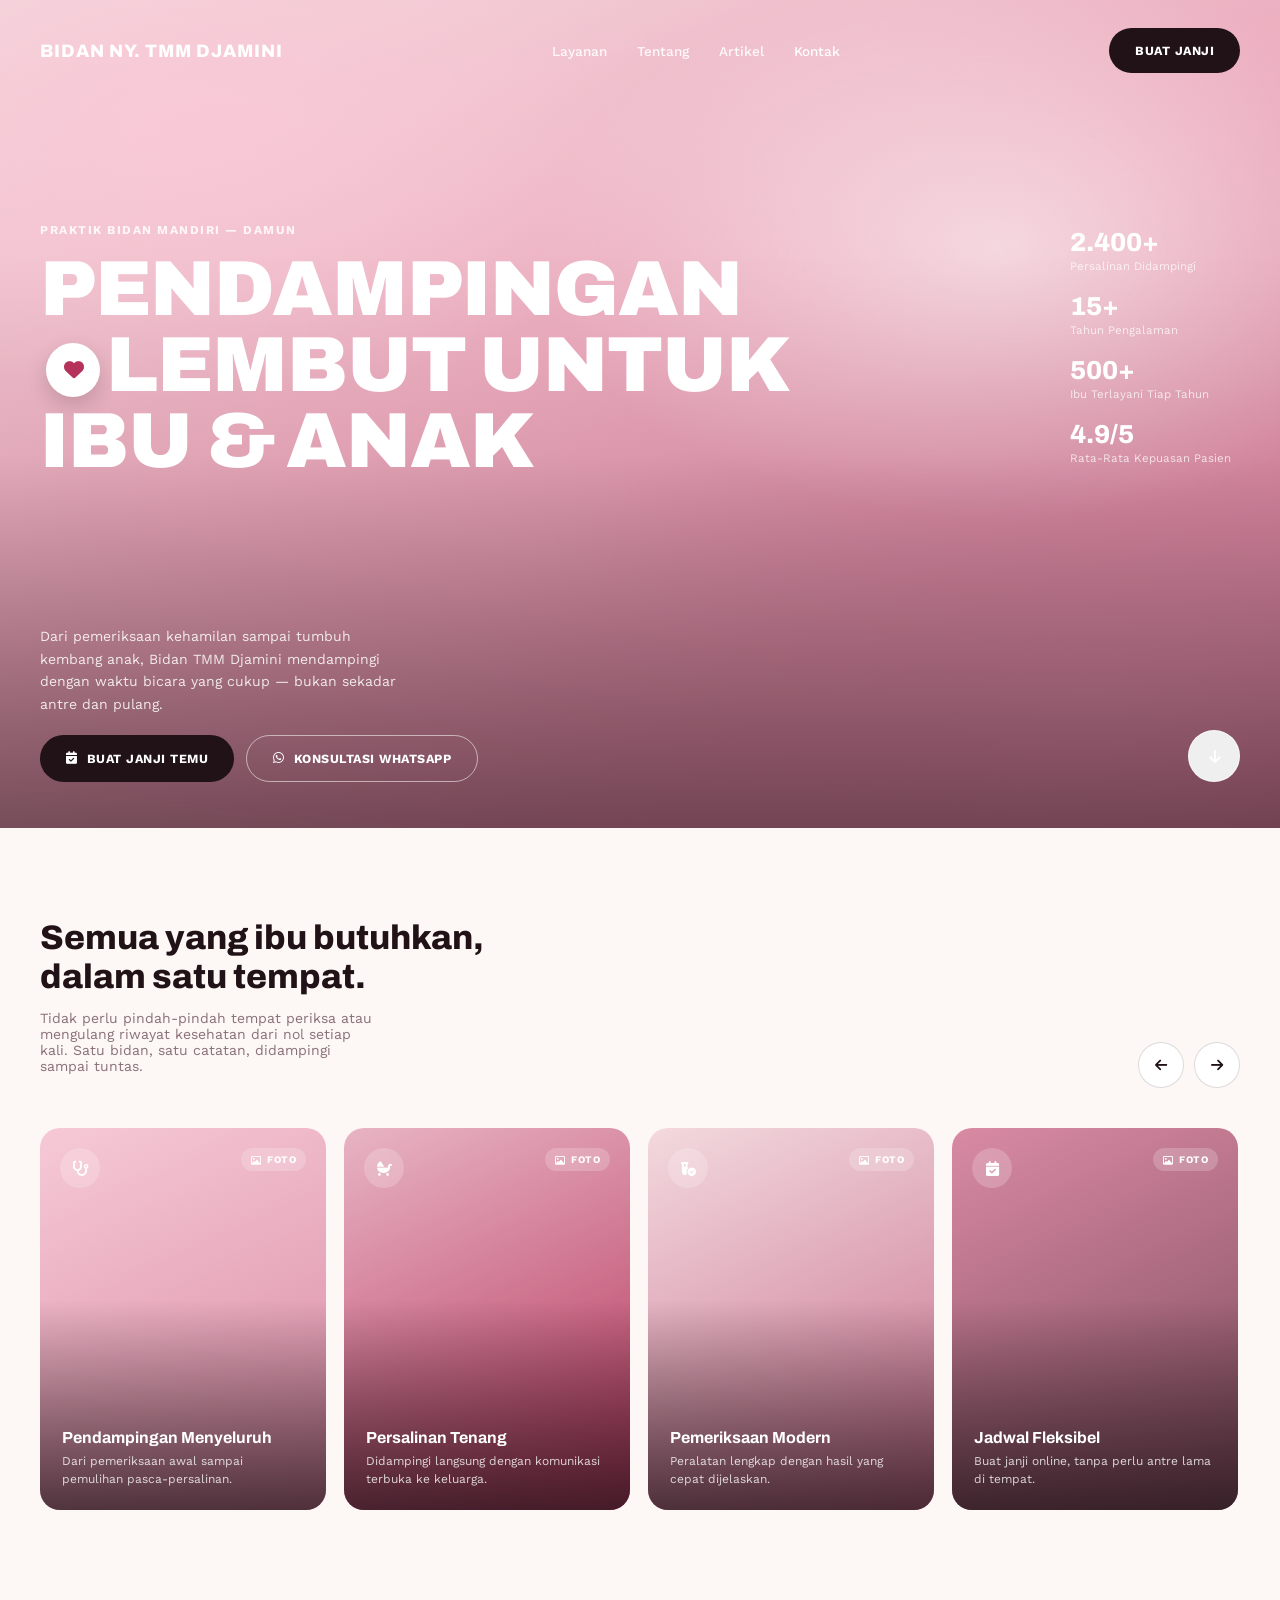
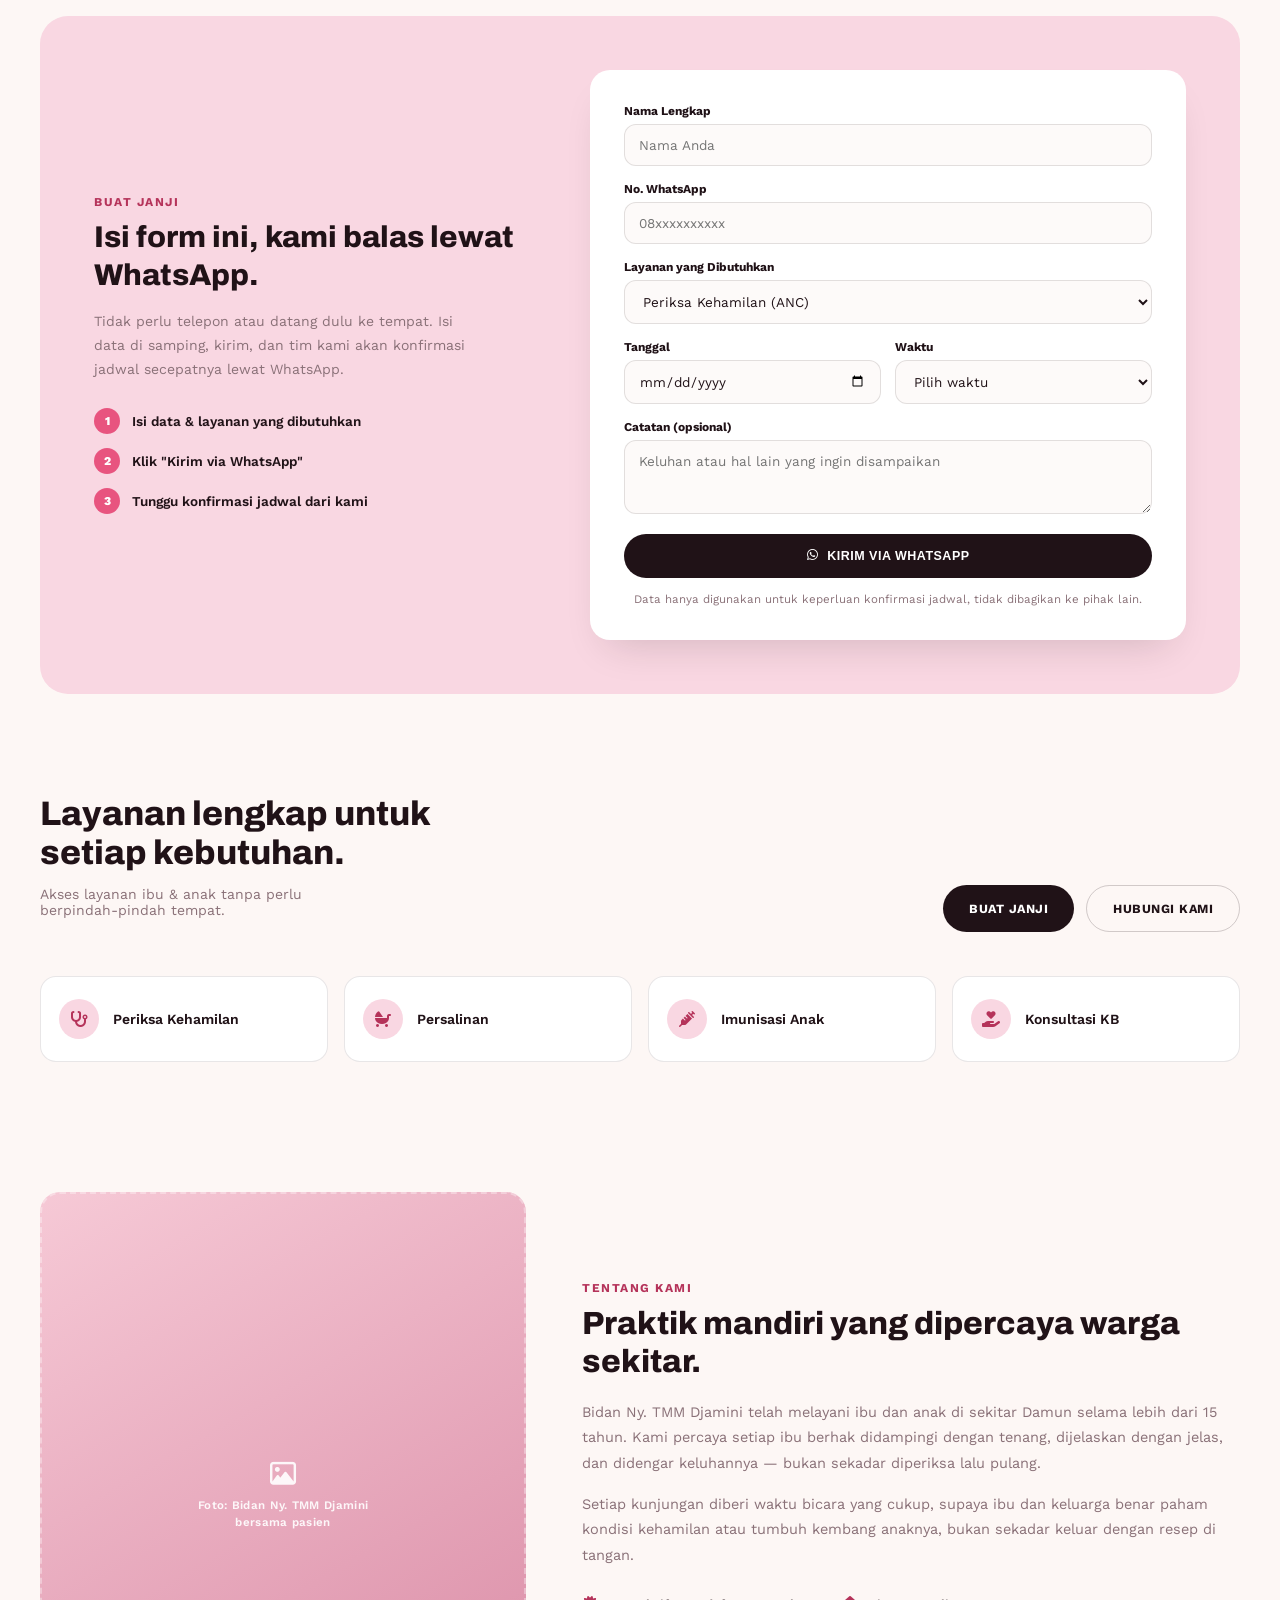
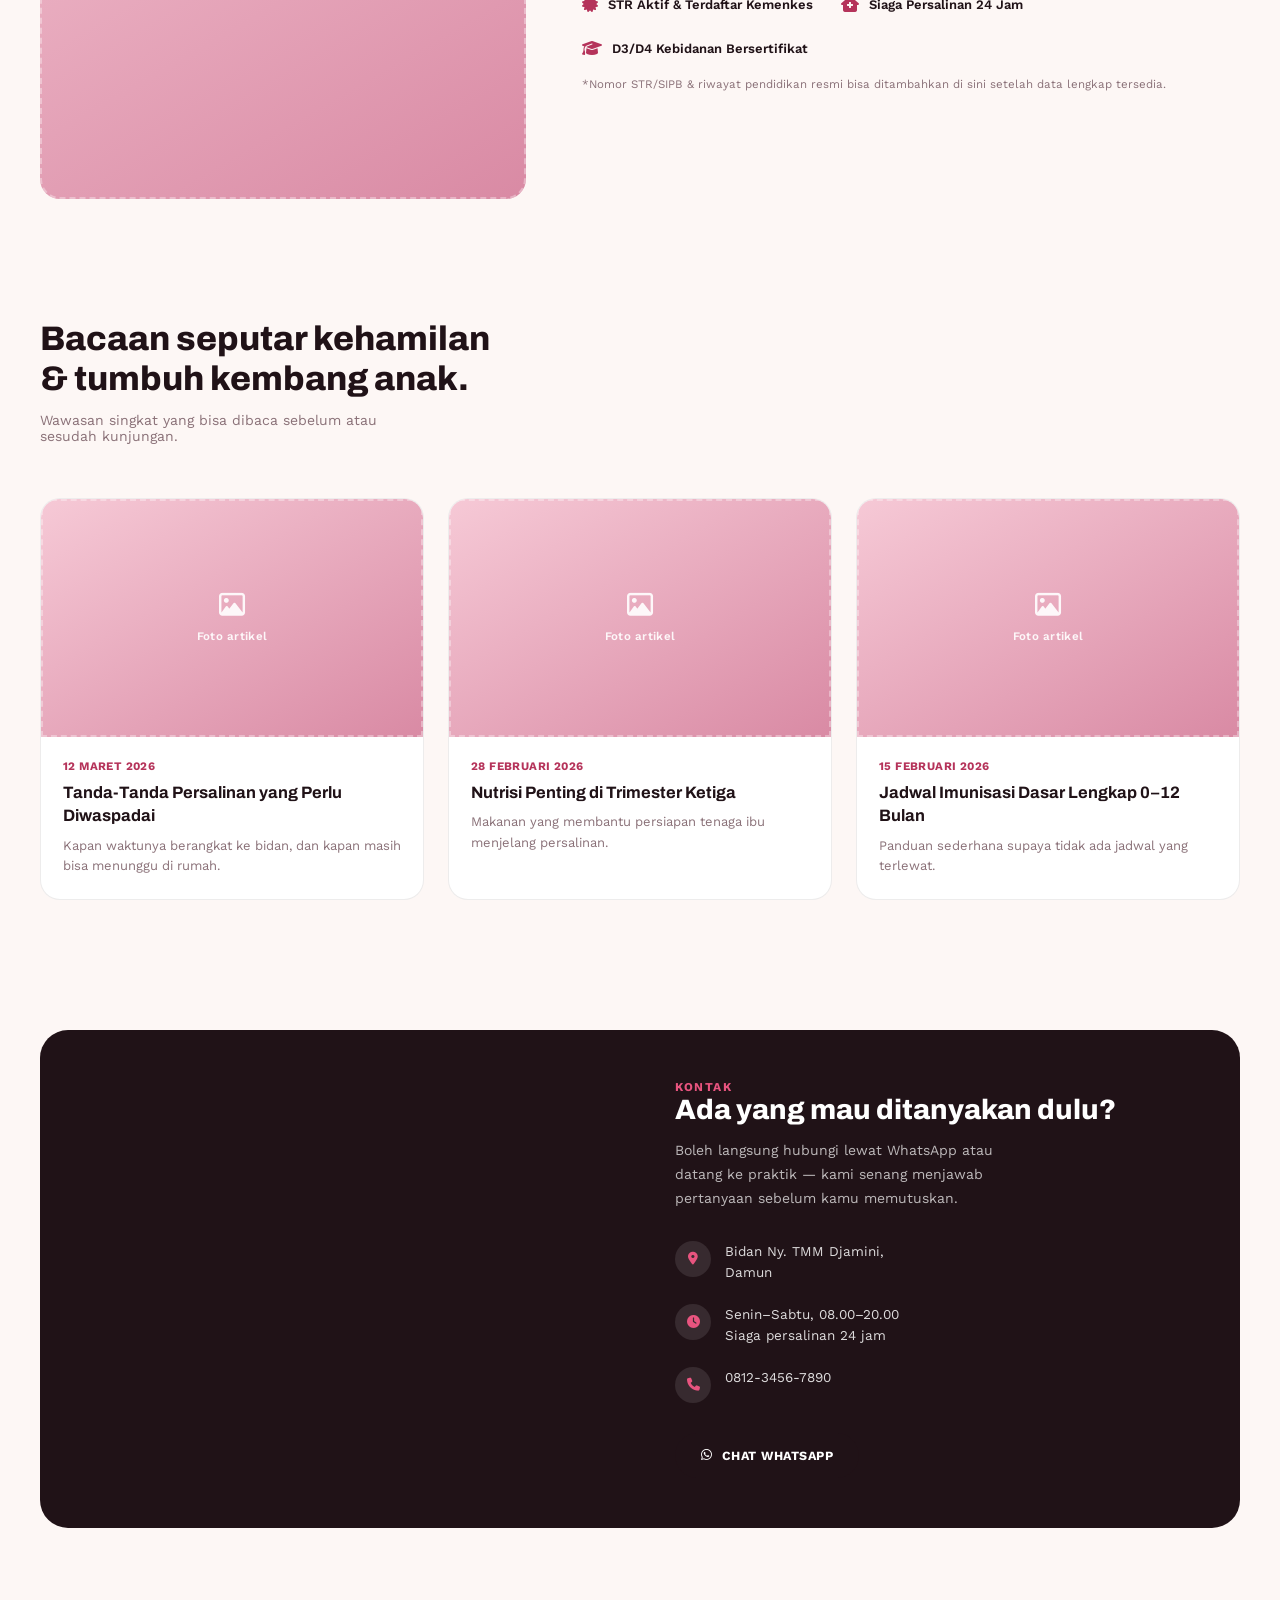
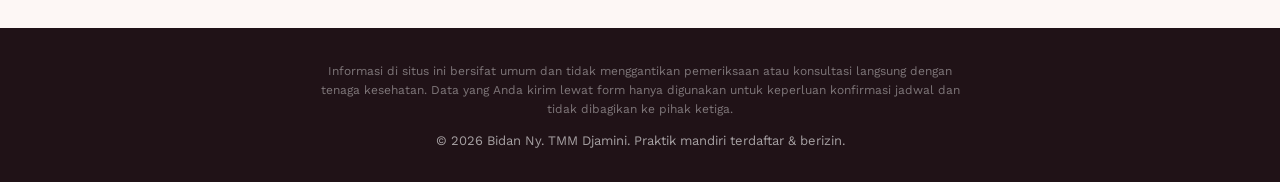
<file: index.html>
<!doctype html>
<html lang="id">
  <head>
    <meta charset="UTF-8" />
    <meta name="viewport" content="width=device-width, initial-scale=1.0" />
    <title>Bidan Ny. TMM Djamini — Pendampingan Ibu &amp; Anak</title>
    <link
      rel="icon"
      href="data:image/svg+xml,%3Csvg xmlns='http://www.w3.org/2000/svg' viewBox='0 0 40 40'%3E%3Ccircle cx='20' cy='20' r='19' fill='%23ec4899'/%3E%3Cpath d='M13 22c0-5 3-9 7-9s7 4 7 9-3 7-7 7-7-2-7-7z' fill='%23fff'/%3E%3Ccircle cx='20' cy='15' r='3.2' fill='%23fff'/%3E%3C/svg%3E"
    />
    <meta
      name="description"
      content="Bidan Ny. TMM Djamini — praktik bidan mandiri di Damun. Melayani pemeriksaan kehamilan (ANC), pendampingan persalinan, imunisasi anak, konsultasi KB, dan pijat bayi & nifas. Buat janji lewat WhatsApp."
    />
    <meta property="og:title" content="Bidan Ny. TMM Djamini — Pendampingan Ibu & Anak" />
    <meta
      property="og:description"
      content="Praktik Woii bidan mandiri di Damun. Pemeriksaan kehamilan, persalinan, imunisasi, KB, dan pijat bayi — didampingi dengan tenang."
    />
    <meta property="og:type" content="website" />
    <link rel="preconnect" href="https://fonts.googleapis.com" />
    <link rel="preconnect" href="https://fonts.gstatic.com" crossorigin />
    <link
      rel="stylesheet"
      href="https://fonts.googleapis.com/css2?family=Archivo:wght@500;700;800;900&family=Work+Sans:wght@400;500;600;700&display=swap"
    />
    <link
      rel="stylesheet"
      href="https://cdnjs.cloudflare.com/ajax/libs/font-awesome/6.5.1/css/all.min.css"
    />
    <link rel="stylesheet" href="style.css" />
  </head>
  <body>
    <!-- ===== HERO ===== -->
    <section class="hero">
      <div class="hero-bg"></div>

      <nav class="hero-nav">
        <div class="hero-logo">Bidan Ny. TMM Djamini</div>
        <div class="hero-nav-links" id="hero-nav-links">
          <a href="#layanan">Layanan</a>
          <a href="#tentang">Tentang</a>
          <a href="#artikel">Artikel</a>
          <a href="#kontak">Kontak</a>
        </div>
        <a href="#booking" class="btn btn-dark">Buat Janji</a>
        <button class="hero-menu-btn" id="hero-menu-btn" aria-label="Buka Menu">
          <i class="fa-solid fa-bars"></i>
        </button>
      </nav>

      <div class="mobile-nav-overlay" id="mobile-nav-overlay">
        <button class="mobile-nav-close" id="mobile-nav-close" aria-label="Tutup Menu">
          <i class="fa-solid fa-xmark"></i>
        </button>
        <a href="#layanan">Layanan</a>
        <a href="#tentang">Tentang</a>
        <a href="#artikel">Artikel</a>
        <a href="#kontak">Kontak</a>
        <a href="#booking" class="btn btn-dark" style="margin-top: 10px">Buat Janji</a>
      </div>

      <div class="hero-main">
        <div class="hero-grid">
          <div>
            <div class="eyebrow hero-eyebrow">Praktik Bidan Mandiri &mdash; Damun</div>
            <h1 class="hero-title">
              Pendampingan<br />
              <span class="hero-accent-photo"><i class="fa-solid fa-heart"></i></span>Lembut untuk<br />
              Ibu &amp; Anak
            </h1>
          </div>
          <div class="hero-stats" id="hero-stats">
            <div>
              <div class="hero-stat-num" data-count="2400" data-suffix="+">0</div>
              <div class="hero-stat-label">Persalinan Didampingi</div>
            </div>
            <div>
              <div class="hero-stat-num" data-count="15" data-suffix="+">0</div>
              <div class="hero-stat-label">Tahun Pengalaman</div>
            </div>
            <div>
              <div class="hero-stat-num" data-count="500" data-suffix="+">0</div>
              <div class="hero-stat-label">Ibu Terlayani Tiap Tahun</div>
            </div>
            <div>
              <div class="hero-stat-num">4.9/5</div>
              <div class="hero-stat-label">Rata-Rata Kepuasan Pasien</div>
            </div>
          </div>
        </div>
      </div>

      <div class="hero-bottom">
        <div>
          <p class="hero-desc">
            Dari pemeriksaan kehamilan sampai tumbuh kembang anak, Bidan TMM
            Djamini mendampingi dengan waktu bicara yang cukup — bukan
            sekadar antre dan pulang.
          </p>
          <div class="hero-cta-row">
            <a href="#booking" class="btn btn-dark">
              <i class="fa-solid fa-calendar-check"></i> Buat Janji Temu
            </a>
            <a href="#kontak" class="btn btn-outline-light" id="wa-btn-hero">
              <i class="fa-brands fa-whatsapp"></i> Konsultasi WhatsApp
            </a>
          </div>
        </div>
        <button class="scroll-btn"><i class="fa-solid fa-arrow-down"></i></button>
      </div>
    </section>

    <!-- ===== CAROUSEL: Semua yang dibutuhkan ===== -->
    <section class="carousel-section" id="layanan">
      <div class="wrap">
        <div class="carousel-head">
          <div>
            <h2>Semua yang ibu butuhkan, dalam satu tempat.</h2>
            <p>
              Tidak perlu pindah-pindah tempat periksa atau mengulang riwayat
              kesehatan dari nol setiap kali. Satu bidan, satu catatan,
              didampingi sampai tuntas.
            </p>
          </div>
          <div class="carousel-arrows">
            <button class="arrow-btn" id="carousel-prev"><i class="fa-solid fa-arrow-left"></i></button>
            <button class="arrow-btn" id="carousel-next"><i class="fa-solid fa-arrow-right"></i></button>
          </div>
        </div>
        <div class="card-row" id="card-row">
          <div class="photo-card c1">
            <div class="photo-card-icon"><i class="fa-solid fa-stethoscope"></i></div>
            <div class="img-placeholder-tag"><i class="fa-regular fa-image"></i> Foto</div>
            <div class="photo-card-text">
              <h3>Pendampingan Menyeluruh</h3>
              <p>Dari pemeriksaan awal sampai pemulihan pasca-persalinan.</p>
            </div>
          </div>
          <div class="photo-card c2">
            <div class="photo-card-icon"><i class="fa-solid fa-baby-carriage"></i></div>
            <div class="img-placeholder-tag"><i class="fa-regular fa-image"></i> Foto</div>
            <div class="photo-card-text">
              <h3>Persalinan Tenang</h3>
              <p>Didampingi langsung dengan komunikasi terbuka ke keluarga.</p>
            </div>
          </div>
          <div class="photo-card c3">
            <div class="photo-card-icon"><i class="fa-solid fa-vial-circle-check"></i></div>
            <div class="img-placeholder-tag"><i class="fa-regular fa-image"></i> Foto</div>
            <div class="photo-card-text">
              <h3>Pemeriksaan Modern</h3>
              <p>Peralatan lengkap dengan hasil yang cepat dijelaskan.</p>
            </div>
          </div>
          <div class="photo-card c4">
            <div class="photo-card-icon"><i class="fa-solid fa-calendar-check"></i></div>
            <div class="img-placeholder-tag"><i class="fa-regular fa-image"></i> Foto</div>
            <div class="photo-card-text">
              <h3>Jadwal Fleksibel</h3>
              <p>Buat janji online, tanpa perlu antre lama di tempat.</p>
            </div>
          </div>
        </div>
      </div>
    </section>

    <!-- ===== BOOKING FORM ===== -->
    <section class="booking-section" id="booking">
      <div class="wrap">
        <div class="booking-grid">
          <div class="booking-info">
            <div class="eyebrow" style="color: var(--pink-deep)">Buat Janji</div>
            <h2>Isi form ini, kami balas lewat WhatsApp.</h2>
            <p>
              Tidak perlu telepon atau datang dulu ke tempat. Isi data di
              samping, kirim, dan tim kami akan konfirmasi jadwal secepatnya
              lewat WhatsApp.
            </p>
            <div class="booking-steps-mini">
              <div class="booking-mini-step">
                <span>1</span> Isi data & layanan yang dibutuhkan
              </div>
              <div class="booking-mini-step">
                <span>2</span> Klik "Kirim via WhatsApp"
              </div>
              <div class="booking-mini-step">
                <span>3</span> Tunggu konfirmasi jadwal dari kami
              </div>
            </div>
          </div>
          <form class="booking-form" id="booking-form">
            <div class="form-row">
              <label for="bf-name">Nama Lengkap</label>
              <input type="text" id="bf-name" required placeholder="Nama Anda" />
            </div>
            <div class="form-row">
              <label for="bf-phone">No. WhatsApp</label>
              <input type="tel" id="bf-phone" required placeholder="08xxxxxxxxxx" />
            </div>
            <div class="form-row">
              <label for="bf-service">Layanan yang Dibutuhkan</label>
              <select id="bf-service">
                <option>Periksa Kehamilan (ANC)</option>
                <option>Pendampingan Persalinan</option>
                <option>Imunisasi Anak</option>
                <option>Konsultasi KB</option>
                <option>Pijat Bayi &amp; Nifas</option>
                <option>Lainnya / Konsultasi Umum</option>
              </select>
            </div>
            <div class="form-row form-row-split">
              <div>
                <label for="bf-date">Tanggal</label>
                <input type="date" id="bf-date" />
              </div>
              <div>
                <label for="bf-time">Waktu</label>
                <select id="bf-time">
                  <option value="">Pilih waktu</option>
                  <option>Pagi (08.00–12.00)</option>
                  <option>Siang (12.00–16.00)</option>
                  <option>Sore (16.00–20.00)</option>
                </select>
              </div>
            </div>
            <div class="form-row">
              <label for="bf-notes">Catatan (opsional)</label>
              <textarea id="bf-notes" rows="3" placeholder="Keluhan atau hal lain yang ingin disampaikan"></textarea>
            </div>
            <button type="submit" class="btn btn-dark" style="width: 100%; justify-content: center">
              <i class="fa-brands fa-whatsapp"></i> Kirim via WhatsApp
            </button>
            <p class="form-note">
              Data hanya digunakan untuk keperluan konfirmasi jadwal, tidak
              dibagikan ke pihak lain.
            </p>
          </form>
        </div>
      </div>
    </section>

    <!-- ===== SPECIALTY / LAYANAN LENGKAP ===== -->
    <section class="specialty-section">
      <div class="wrap">
        <div class="specialty-head">
          <div>
            <h2>Layanan lengkap untuk setiap kebutuhan.</h2>
            <p>Akses layanan ibu &amp; anak tanpa perlu berpindah-pindah tempat.</p>
          </div>
          <div style="display:flex; gap:12px; flex-wrap:wrap;">
            <a href="#booking" class="btn btn-dark">Buat Janji</a>
            <a href="#kontak" class="btn btn-outline-dark">Hubungi Kami</a>
          </div>
        </div>
        <div class="specialty-row">
          <div class="specialty-tile">
            <i class="fa-solid fa-stethoscope"></i>
            <span>Periksa Kehamilan</span>
          </div>
          <div class="specialty-tile">
            <i class="fa-solid fa-baby-carriage"></i>
            <span>Persalinan</span>
          </div>
          <div class="specialty-tile">
            <i class="fa-solid fa-syringe"></i>
            <span>Imunisasi Anak</span>
          </div>
          <div class="specialty-tile">
            <i class="fa-solid fa-hand-holding-heart"></i>
            <span>Konsultasi KB</span>
          </div>
        </div>
      </div>
    </section>

    <!-- ===== TENTANG ===== -->
    <section class="about-section" id="tentang">
      <div class="wrap">
        <div class="about-grid">
          <div class="img-placeholder about-photo">
            <i class="fa-regular fa-image"></i>
            <span>Foto: Bidan Ny. TMM Djamini<br />bersama pasien</span>
          </div>
          <div class="about-text">
            <div class="eyebrow">Tentang Kami</div>
            <h2>Praktik mandiri yang dipercaya warga sekitar.</h2>
            <p>
              Bidan Ny. TMM Djamini telah melayani ibu dan anak di sekitar
              Damun selama lebih dari 15 tahun. Kami percaya setiap ibu
              berhak didampingi dengan tenang, dijelaskan dengan jelas, dan
              didengar keluhannya — bukan sekadar diperiksa lalu pulang.
            </p>
            <p>
              Setiap kunjungan diberi waktu bicara yang cukup, supaya ibu dan
              keluarga benar paham kondisi kehamilan atau tumbuh kembang
              anaknya, bukan sekadar keluar dengan resep di tangan.
            </p>
            <div class="about-credentials">
              <div class="about-credential">
                <i class="fa-solid fa-certificate"></i> STR Aktif &amp; Terdaftar Kemenkes
              </div>
              <div class="about-credential">
                <i class="fa-solid fa-house-medical"></i> Siaga Persalinan 24 Jam
              </div>
              <div class="about-credential">
                <i class="fa-solid fa-graduation-cap"></i> D3/D4 Kebidanan Bersertifikat
              </div>
            </div>
            <p style="font-size: 11.5px; color: var(--muted); margin-top: 18px;">
              *Nomor STR/SIPB &amp; riwayat pendidikan resmi bisa ditambahkan
              di sini setelah data lengkap tersedia.
            </p>
          </div>
        </div>
      </div>
    </section>

    <!-- ===== ARTIKEL ===== -->
    <section class="article-section" id="artikel">
      <div class="wrap">
        <div class="carousel-head">
          <div>
            <h2>Bacaan seputar kehamilan &amp; tumbuh kembang anak.</h2>
            <p>Wawasan singkat yang bisa dibaca sebelum atau sesudah kunjungan.</p>
          </div>
        </div>
        <div class="article-grid-row">
          <a href="artikel-detail.html?slug=tanda-persalinan" class="article-card">
            <div class="img-placeholder">
              <i class="fa-regular fa-image"></i>
              <span>Foto artikel</span>
            </div>
            <div class="article-card-body">
              <div class="article-card-date">12 Maret 2026</div>
              <h3>Tanda-Tanda Persalinan yang Perlu Diwaspadai</h3>
              <p>Kapan waktunya berangkat ke bidan, dan kapan masih bisa menunggu di rumah.</p>
            </div>
          </a>
          <a href="artikel-detail.html?slug=nutrisi-trimester-tiga" class="article-card">
            <div class="img-placeholder">
              <i class="fa-regular fa-image"></i>
              <span>Foto artikel</span>
            </div>
            <div class="article-card-body">
              <div class="article-card-date">28 Februari 2026</div>
              <h3>Nutrisi Penting di Trimester Ketiga</h3>
              <p>Makanan yang membantu persiapan tenaga ibu menjelang persalinan.</p>
            </div>
          </a>
          <a href="artikel-detail.html?slug=jadwal-imunisasi-dasar" class="article-card">
            <div class="img-placeholder">
              <i class="fa-regular fa-image"></i>
              <span>Foto artikel</span>
            </div>
            <div class="article-card-body">
              <div class="article-card-date">15 Februari 2026</div>
              <h3>Jadwal Imunisasi Dasar Lengkap 0–12 Bulan</h3>
              <p>Panduan sederhana supaya tidak ada jadwal yang terlewat.</p>
            </div>
          </a>
        </div>
      </div>
    </section>

    <!-- ===== KONTAK ===== -->
    <section class="contact-section" id="kontak">
      <div class="wrap">
        <div class="contact-grid">
          <div class="contact-map">
            <iframe
              src="https://www.google.com/maps?q=Bidan+Ny+TMM+Djamini+Damun&output=embed"
              width="100%"
              height="100%"
              style="border: 0; min-height: 320px"
              allowfullscreen=""
              loading="lazy"
              referrerpolicy="no-referrer-when-downgrade"
              title="Lokasi Bidan Ny. TMM Djamini di Damun"
            ></iframe>
          </div>
          <div class="contact-details">
            <div class="eyebrow" style="color:var(--pink)">Kontak</div>
            <h2>Ada yang mau ditanyakan dulu?</h2>
            <p>
              Boleh langsung hubungi lewat WhatsApp atau datang ke praktik —
              kami senang menjawab pertanyaan sebelum kamu memutuskan.
            </p>
            <div class="contact-line">
              <i class="fa-solid fa-location-dot"></i>
              <div>Bidan Ny. TMM Djamini,<br />Damun</div>
            </div>
            <div class="contact-line">
              <i class="fa-solid fa-clock"></i>
              <div>Senin–Sabtu, 08.00–20.00<br />Siaga persalinan 24 jam</div>
            </div>
            <div class="contact-line">
              <i class="fa-solid fa-phone"></i>
              <div>0812-3456-7890</div>
            </div>
            <a href="#" class="btn btn-dark" id="wa-btn-kontak">
              <i class="fa-brands fa-whatsapp"></i> Chat WhatsApp
            </a>
          </div>
        </div>
      </div>
    </section>

    <footer>
      <p style="max-width: 640px; margin: 0 auto 14px auto; font-size: 12px; line-height: 1.6; opacity: 0.7;">
        Informasi di situs ini bersifat umum dan tidak menggantikan
        pemeriksaan atau konsultasi langsung dengan tenaga kesehatan. Data
        yang Anda kirim lewat form hanya digunakan untuk keperluan
        konfirmasi jadwal dan tidak dibagikan ke pihak ketiga.
      </p>
      &copy; 2026 Bidan Ny. TMM Djamini. Praktik mandiri terdaftar &amp; berizin.
    </footer>

    <script>
      "use strict";

      // ===== Menu mobile =====
      const menuBtn = document.getElementById("hero-menu-btn");
      const mobileOverlay = document.getElementById("mobile-nav-overlay");
      const mobileClose = document.getElementById("mobile-nav-close");
      if (menuBtn && mobileOverlay) {
        menuBtn.addEventListener("click", () => {
          mobileOverlay.classList.add("open");
        });
      }
      if (mobileClose && mobileOverlay) {
        mobileClose.addEventListener("click", () => {
          mobileOverlay.classList.remove("open");
        });
      }
      mobileOverlay?.querySelectorAll("a").forEach((link) => {
        link.addEventListener("click", () => mobileOverlay.classList.remove("open"));
      });

      // ===== Carousel: panah geser kartu layanan =====
      const cardRow = document.getElementById("card-row");
      const prevBtn = document.getElementById("carousel-prev");
      const nextBtn = document.getElementById("carousel-next");
      function scrollCards(dir) {
        if (!cardRow) return;
        const card = cardRow.querySelector(".photo-card");
        const step = card ? card.getBoundingClientRect().width + 18 : 300;
        cardRow.scrollBy({ left: dir * step, behavior: "smooth" });
      }
      prevBtn?.addEventListener("click", () => scrollCards(-1));
      nextBtn?.addEventListener("click", () => scrollCards(1));

      // ===== Statistik: animasi hitung naik saat pertama kali terlihat =====
      function animateCount(el) {
        const target = parseInt(el.dataset.count, 10) || 0;
        const suffix = el.dataset.suffix || "";
        const duration = 1400;
        const startTime = performance.now();
        function tick(now) {
          const progress = Math.min((now - startTime) / duration, 1);
          const eased = 1 - Math.pow(1 - progress, 3);
          const value = Math.round(target * eased);
          el.textContent = value.toLocaleString("id-ID") + suffix;
          if (progress < 1) requestAnimationFrame(tick);
        }
        requestAnimationFrame(tick);
      }
      const heroStats = document.getElementById("hero-stats");
      if (heroStats) {
        const statObserver = new IntersectionObserver(
          (entries, obs) => {
            entries.forEach((entry) => {
              if (entry.isIntersecting) {
                heroStats
                  .querySelectorAll(".hero-stat-num[data-count]")
                  .forEach(animateCount);
                obs.disconnect();
              }
            });
          },
          { threshold: 0.4 },
        );
        statObserver.observe(heroStats);
      }

      // ===== Scroll-reveal: section muncul halus saat digulir =====
      const revealTargets = document.querySelectorAll(
        ".carousel-section, .specialty-section, .about-section, .article-section, .contact-section",
      );
      const revealObserver = new IntersectionObserver(
        (entries) => {
          entries.forEach((entry) => {
            if (entry.isIntersecting) {
              entry.target.classList.add("in-view");
            }
          });
        },
        { threshold: 0.12 },
      );
      revealTargets.forEach((el) => {
        el.classList.add("reveal-section");
        revealObserver.observe(el);
      });

      // ===== Tombol WhatsApp: buka chat dengan pesan otomatis =====
      const WHATSAPP_NUMBER = "6281234567890";
      function openWhatsApp(customMessage) {
        const defaultMsg =
          "Halo Bidan Ny. TMM Djamini, saya ingin bertanya seputar layanan pemeriksaan/konsultasi.";
        const message = encodeURIComponent(customMessage || defaultMsg);
        window.open(`https://wa.me/${WHATSAPP_NUMBER}?text=${message}`, "_blank");
      }
      document.getElementById("wa-btn-hero")?.addEventListener("click", (e) => {
        e.preventDefault();
        openWhatsApp();
      });
      document.getElementById("wa-btn-kontak")?.addEventListener("click", (e) => {
        e.preventDefault();
        openWhatsApp();
      });

      // ===== Form Booking: kirim isian sebagai pesan WhatsApp =====
      const bookingForm = document.getElementById("booking-form");
      bookingForm?.addEventListener("submit", (e) => {
        e.preventDefault();
        const name = document.getElementById("bf-name").value.trim();
        const phone = document.getElementById("bf-phone").value.trim();
        const service = document.getElementById("bf-service").value;
        const date = document.getElementById("bf-date").value;
        const time = document.getElementById("bf-time").value;
        const notes = document.getElementById("bf-notes").value.trim();

        if (!name || !phone) {
          alert("Mohon isi nama dan nomor WhatsApp dulu, ya.");
          return;
        }

        let dateText = "";
        if (date) {
          const d = new Date(date + "T00:00:00");
          dateText = d.toLocaleDateString("id-ID", {
            day: "numeric",
            month: "long",
            year: "numeric",
          });
        }

        const lines = [
          "*PERMINTAAN JANJI TEMU*",
          "----------------------------------",
          `Nama: ${name}`,
          `No. WhatsApp: ${phone}`,
          `Layanan: ${service}`,
        ];
        if (dateText) lines.push(`Tanggal: ${dateText}`);
        if (time) lines.push(`Waktu: ${time}`);
        if (notes) lines.push(`Catatan: ${notes}`);
        lines.push("----------------------------------");
        lines.push("Mohon infokan ketersediaan jadwalnya. Terima kasih!");

        openWhatsApp(lines.join("\n"));
      });

      // ===== Highlight menu aktif saat scroll =====
      const sections = ["layanan", "tentang", "artikel", "kontak"]
        .map((id) => document.getElementById(id))
        .filter(Boolean);
      const navLinks = document.querySelectorAll(".hero-nav-links a");
      const navObserver = new IntersectionObserver(
        (entries) => {
          entries.forEach((entry) => {
            if (entry.isIntersecting) {
              navLinks.forEach((link) => {
                link.style.color =
                  link.getAttribute("href") === "#" + entry.target.id
                    ? "#fff"
                    : "";
              });
            }
          });
        },
        { threshold: 0.5 },
      );
      sections.forEach((sec) => navObserver.observe(sec));
    </script>
  </body>
</html>
</file>
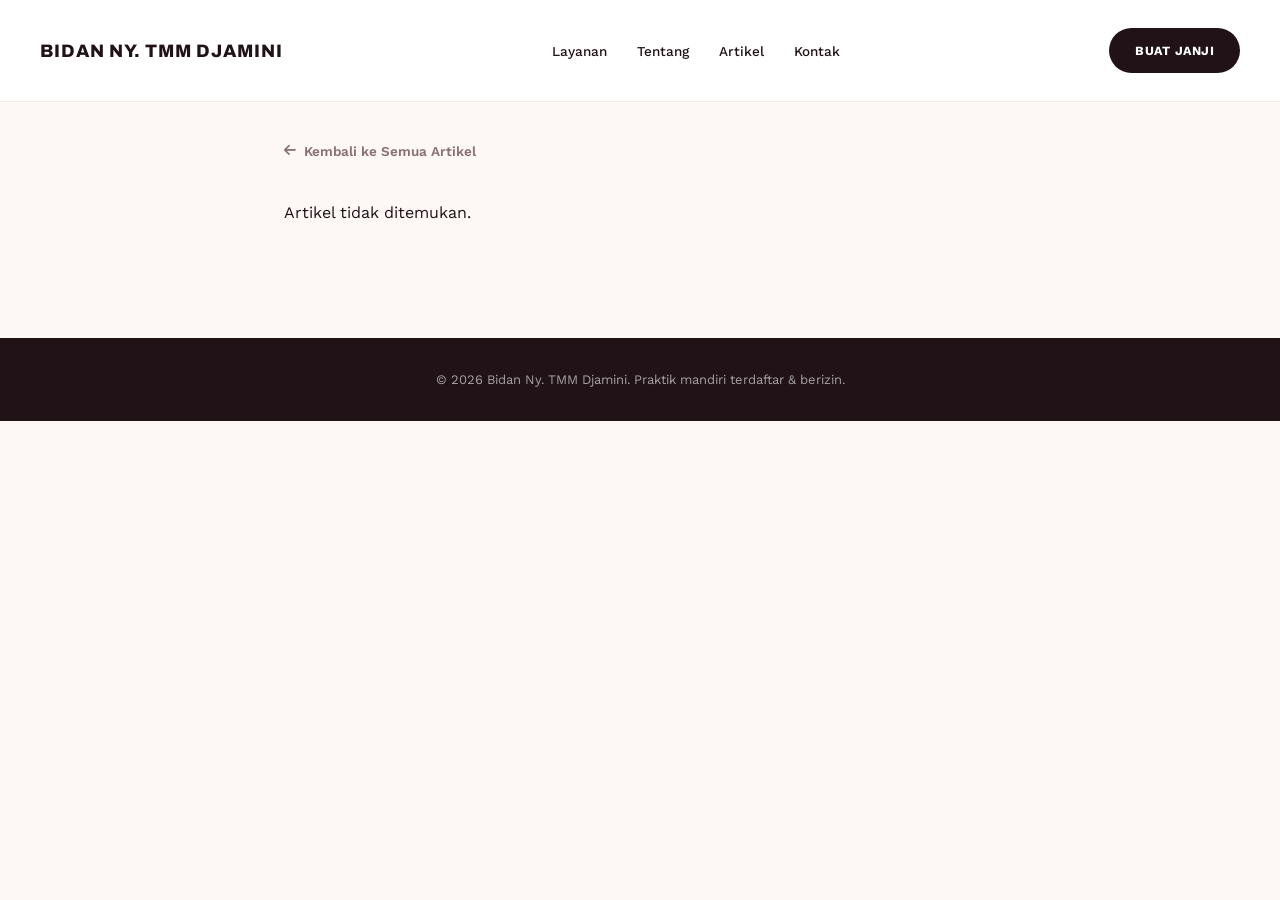
<file: artikel-detail.html>
<!doctype html>
<html lang="id">
  <head>
    <meta charset="UTF-8" />
    <meta name="viewport" content="width=device-width, initial-scale=1.0" />
    <title>Artikel — Bidan Ny. TMM Djamini</title>
    <link
      rel="icon"
      href="data:image/svg+xml,%3Csvg xmlns='http://www.w3.org/2000/svg' viewBox='0 0 40 40'%3E%3Ccircle cx='20' cy='20' r='19' fill='%23ec4899'/%3E%3Cpath d='M13 22c0-5 3-9 7-9s7 4 7 9-3 7-7 7-7-2-7-7z' fill='%23fff'/%3E%3Ccircle cx='20' cy='15' r='3.2' fill='%23fff'/%3E%3C/svg%3E"
    />
    <link rel="preconnect" href="https://fonts.googleapis.com" />
    <link rel="preconnect" href="https://fonts.gstatic.com" crossorigin />
    <link
      rel="stylesheet"
      href="https://fonts.googleapis.com/css2?family=Archivo:wght@500;700;800;900&family=Work+Sans:wght@400;500;600;700&display=swap"
    />
    <link
      rel="stylesheet"
      href="https://cdnjs.cloudflare.com/ajax/libs/font-awesome/6.5.1/css/all.min.css"
    />
    <link rel="stylesheet" href="style.css" />
    <style>
      .article-detail-wrap {
        max-width: 760px;
        margin: 0 auto;
        padding: 140px 24px 100px 24px;
      }
      .article-detail-back {
        display: inline-flex;
        align-items: center;
        gap: 8px;
        color: var(--muted);
        font-weight: 600;
        font-size: 13.5px;
        margin-bottom: 28px;
      }
      .article-detail-back:hover {
        color: var(--pink-deep);
      }
      .article-detail-cover {
        aspect-ratio: 16/8;
        margin-bottom: 32px;
      }
      .article-detail-date {
        font-size: 12px;
        font-weight: 700;
        color: var(--pink-deep);
        text-transform: uppercase;
        letter-spacing: 0.4px;
        margin-bottom: 10px;
      }
      .article-detail-title {
        font-size: 32px;
        font-weight: 800;
        line-height: 1.25;
        margin-bottom: 28px;
      }
      .article-detail-body {
        font-size: 15.5px;
        line-height: 1.85;
        color: #4a3841;
      }
      .article-detail-body p {
        margin: 0 0 20px 0;
      }
      .article-detail-body h3 {
        font-size: 18px;
        margin: 32px 0 12px 0;
      }
      .article-cta-box {
        margin-top: 44px;
        background: var(--pink-pale);
        border-radius: 20px;
        padding: 30px;
        text-align: center;
      }
      .article-cta-box p {
        font-size: 14px;
        color: var(--ink);
        font-weight: 600;
        margin-bottom: 16px;
      }
      .disclaimer-box {
        margin-top: 30px;
        padding: 16px 20px;
        background: #fdf2f8;
        border-left: 3px solid var(--pink);
        border-radius: 10px;
        font-size: 12.5px;
        color: var(--muted);
        line-height: 1.6;
      }
    </style>
  </head>
  <body>
    <nav class="hero-nav" style="position: fixed; top: 0; left: 0; right: 0; z-index: 50; background: #fff; border-bottom: 1px solid rgba(32,18,23,0.08);">
      <div class="hero-logo" style="color: var(--ink)">
        <a href="index.html" style="color: inherit">Bidan Ny. TMM Djamini</a>
      </div>
      <div class="hero-nav-links">
        <a href="index.html#layanan" style="color: var(--ink)">Layanan</a>
        <a href="index.html#tentang" style="color: var(--ink)">Tentang</a>
        <a href="index.html#artikel" style="color: var(--ink)">Artikel</a>
        <a href="index.html#kontak" style="color: var(--ink)">Kontak</a>
      </div>
      <a href="index.html#booking" class="btn btn-dark">Buat Janji</a>
    </nav>

    <div class="article-detail-wrap" id="article-detail-wrap">
      <!-- Diisi otomatis lewat JS sesuai ?slug= di URL -->
    </div>

    <footer>
      &copy; 2026 Bidan Ny. TMM Djamini. Praktik mandiri terdaftar &amp; berizin.
    </footer>

    <script>
      "use strict";

      const ARTICLES = {
        "tanda-persalinan": {
          date: "12 Maret 2026",
          title: "Tanda-Tanda Persalinan yang Perlu Diwaspadai",
          body: `
            <p>Mendekati Hari Perkiraan Lahir (HPL), banyak ibu hamil yang mulai
            was-was membedakan mana kontraksi palsu (Braxton Hicks) dan mana
            tanda persalinan yang sesungguhnya. Mengenali perbedaannya penting
            supaya tidak terlambat maupun terlalu cepat panik.</p>
            <h3>Tanda-tanda yang perlu diperhatikan</h3>
            <p>Kontraksi yang datang semakin sering, semakin kuat, dan semakin
            teratur — biasanya jaraknya semakin dekat seiring waktu — adalah
            tanda paling umum bahwa persalinan sudah dekat. Berbeda dengan
            kontraksi palsu yang biasanya hilang kalau ibu berganti posisi atau
            beristirahat.</p>
            <p>Tanda lain yang perlu diwaspadai: keluarnya lendir bercampur
            darah (bloody show), pecahnya air ketuban (baik berupa rembesan
            maupun pecah sekaligus dalam jumlah banyak), serta nyeri di
            punggung bawah yang menjalar ke perut secara berirama.</p>
            <h3>Kapan harus segera menghubungi bidan</h3>
            <p>Segera hubungi bidan atau datang ke fasilitas kesehatan kalau
            air ketuban sudah pecah, kontraksi sudah teratur setiap 5 menit
            sekali selama lebih dari satu jam, atau kalau muncul perdarahan
            yang banyak. Jangan menunggu terlalu lama di rumah kalau tanda
            tersebut sudah muncul.</p>
          `,
        },
        "nutrisi-trimester-tiga": {
          date: "28 Februari 2026",
          title: "Nutrisi Penting di Trimester Ketiga",
          body: `
            <p>Memasuki trimester ketiga, kebutuhan energi dan nutrisi ibu
            hamil meningkat cukup signifikan — tubuh sedang mempersiapkan
            tenaga untuk proses persalinan sekaligus mendukung pertumbuhan
            janin yang semakin pesat menjelang kelahiran.</p>
            <h3>Zat gizi yang perlu diperhatikan</h3>
            <p>Zat besi tetap jadi prioritas untuk mencegah anemia yang bisa
            berdampak pada stamina saat persalinan. Kalsium dan protein juga
            penting untuk pertumbuhan tulang dan otot bayi di fase akhir
            kehamilan ini.</p>
            <p>Serat dari sayur, buah, dan biji-bijian membantu mengurangi
            keluhan sembelit yang umum terjadi di trimester ini akibat tekanan
            rahim pada usus. Jangan lupa cukupi cairan agar tidak dehidrasi.</p>
            <h3>Porsi makan lebih sering, jumlah lebih sedikit</h3>
            <p>Karena perut yang tertekan rahim membesar, makan dalam porsi
            lebih kecil namun lebih sering (5-6 kali sehari) biasanya lebih
            nyaman dibanding tiga kali makan besar. Ini juga membantu menjaga
            gula darah tetap stabil menjelang persalinan.</p>
          `,
        },
        "jadwal-imunisasi-dasar": {
          date: "15 Februari 2026",
          title: "Jadwal Imunisasi Dasar Lengkap 0–12 Bulan",
          body: `
            <p>Imunisasi dasar lengkap adalah salah satu cara paling efektif
            melindungi anak dari penyakit-penyakit yang bisa dicegah. Berikut
            gambaran umum jadwalnya — untuk jadwal pasti, tetap konsultasikan
            ke bidan atau dokter anak karena bisa menyesuaikan kondisi anak.</p>
            <h3>Bulan-bulan pertama</h3>
            <p>Di usia 0 bulan (baru lahir), bayi umumnya mendapat imunisasi
            Hepatitis B dan Polio tetes pertama. Memasuki usia 1 bulan, ada
            imunisasi BCG untuk mencegah TBC.</p>
            <h3>Usia 2–4 bulan</h3>
            <p>Rentang usia ini biasanya jadwal untuk imunisasi DPT-HB-Hib
            (kombinasi difteri, pertusis, tetanus, hepatitis B, dan Hib) serta
            Polio, yang diberikan bertahap dalam tiga dosis.</p>
            <h3>Usia 9 bulan ke atas</h3>
            <p>Imunisasi Campak/MR biasanya diberikan di usia 9 bulan, dengan
            imunisasi lanjutan (booster) di usia 18 bulan untuk beberapa jenis
            vaksin. Mencatat setiap jadwal di buku KIA sangat membantu supaya
            tidak ada yang terlewat.</p>
          `,
        },
      };

      const params = new URLSearchParams(window.location.search);
      const slug = params.get("slug");
      const article = ARTICLES[slug];
      const wrap = document.getElementById("article-detail-wrap");

      function escapeHtml(v) {
        return String(v || "")
          .replace(/&/g, "&amp;")
          .replace(/</g, "&lt;")
          .replace(/>/g, "&gt;");
      }

      if (article) {
        document.title = article.title + " — Bidan Ny. TMM Djamini";
        wrap.innerHTML = `
          <a href="index.html#artikel" class="article-detail-back">
            <i class="fa-solid fa-arrow-left"></i> Kembali ke Semua Artikel
          </a>
          <div class="img-placeholder article-detail-cover">
            <i class="fa-regular fa-image"></i>
            <span>Foto artikel</span>
          </div>
          <div class="article-detail-date">${escapeHtml(article.date)}</div>
          <h1 class="article-detail-title">${escapeHtml(article.title)}</h1>
          <div class="article-detail-body">${article.body}</div>
          <div class="disclaimer-box">
            <strong>Catatan:</strong> Artikel ini bersifat edukasi umum dan
            tidak menggantikan pemeriksaan langsung oleh tenaga kesehatan.
            Setiap kehamilan berbeda — selalu konsultasikan kondisi Anda
            dengan bidan atau dokter.
          </div>
          <div class="article-cta-box">
            <p>Ada pertanyaan seputar topik ini?</p>
            <a href="index.html#booking" class="btn btn-dark">
              <i class="fa-solid fa-calendar-check"></i> Buat Janji Konsultasi
            </a>
          </div>
        `;
      } else {
        wrap.innerHTML = `
          <a href="index.html#artikel" class="article-detail-back">
            <i class="fa-solid fa-arrow-left"></i> Kembali ke Semua Artikel
          </a>
          <p>Artikel tidak ditemukan.</p>
        `;
      }
    </script>
  </body>
</html>
</file>
<file: style.css>
:root {
        --pink: #e8547f;
        --pink-deep: #b5335a;
        --pink-pale: #f9d7e2;
        --ink: #201217;
        --muted: #8a7178;
        --cream: #fdf7f5;
      }
      * {
        box-sizing: border-box;
      }
      body {
        margin: 0;
        font-family: "Work Sans", sans-serif;
        color: var(--ink);
        background: var(--cream);
      }
      h1, h2, h3 {
        font-family: "Archivo", sans-serif;
        margin: 0;
      }
      a {
        text-decoration: none;
        color: inherit;
      }
      img, svg {
        display: block;
        max-width: 100%;
      }
      .wrap {
        max-width: 1280px;
        margin: 0 auto;
        padding: 0 40px;
      }
      .btn {
        display: inline-flex;
        align-items: center;
        gap: 9px;
        padding: 15px 26px;
        border-radius: 999px;
        font-weight: 700;
        font-size: 12.5px;
        letter-spacing: 0.5px;
        text-transform: uppercase;
        cursor: pointer;
        border: none;
        transition: all 0.2s ease;
      }
      .btn-dark {
        background: var(--ink);
        color: #fff;
      }
      .btn-dark:hover {
        background: var(--pink-deep);
      }
      .btn-outline-light {
        background: transparent;
        color: #fff;
        border: 1.5px solid rgba(255, 255, 255, 0.55);
      }
      .btn-outline-light:hover {
        background: rgba(255, 255, 255, 0.15);
      }
      .btn-outline-dark {
        background: transparent;
        color: var(--ink);
        border: 1.5px solid rgba(32, 18, 23, 0.2);
      }
      .btn-outline-dark:hover {
        border-color: var(--ink);
      }
      .eyebrow {
        font-size: 12px;
        font-weight: 700;
        letter-spacing: 1.5px;
        text-transform: uppercase;
      }

      /* ===== HERO ===== */
      .hero {
        position: relative;
        min-height: 92vh;
        overflow: hidden;
        display: flex;
        flex-direction: column;
      }
      .hero-bg {
        position: absolute;
        inset: 0;
        background:
          radial-gradient(ellipse 60% 55% at 78% 30%, rgba(255,255,255,0.55), transparent 60%),
          radial-gradient(ellipse 70% 60% at 15% 15%, #f6c9d6 0%, transparent 55%),
          radial-gradient(ellipse 80% 70% at 85% 85%, #d98aa4 0%, transparent 60%),
          linear-gradient(160deg, #f3d9de 0%, #e8a9bb 45%, #c76f8d 100%);
        filter: saturate(1.05);
      }
      .hero-bg::after {
        content: "";
        position: absolute;
        inset: 0;
        background: linear-gradient(
          to top,
          rgba(32, 18, 23, 0.55) 0%,
          rgba(32, 18, 23, 0.05) 45%,
          transparent 70%
        );
      }
      .hero-nav {
        position: relative;
        z-index: 5;
        display: flex;
        align-items: center;
        justify-content: space-between;
        padding: 28px 40px;
      }
      .hero-logo {
        font-family: "Archivo", sans-serif;
        font-weight: 800;
        font-size: 18px;
        letter-spacing: 1px;
        color: #fff;
        text-transform: uppercase;
      }
      .hero-nav-links {
        display: flex;
        gap: 30px;
      }
      .hero-nav-links a {
        color: rgba(255, 255, 255, 0.9);
        font-size: 13.5px;
        font-weight: 500;
      }
      .hero-nav-links a:hover {
        color: #fff;
      }
      .hero-menu-btn {
        display: none;
        background: rgba(255, 255, 255, 0.15);
        border: none;
        color: #fff;
        width: 40px;
        height: 40px;
        border-radius: 50%;
        font-size: 15px;
      }
      .mobile-nav-overlay {
        position: fixed;
        inset: 0;
        z-index: 100;
        background: var(--ink);
        display: flex;
        flex-direction: column;
        align-items: center;
        justify-content: center;
        gap: 26px;
        transform: translateY(-100%);
        transition: transform 0.35s ease;
      }
      .mobile-nav-overlay.open {
        transform: translateY(0);
      }
      .mobile-nav-overlay a {
        color: #fff;
        font-size: 20px;
        font-weight: 600;
      }
      .mobile-nav-close {
        position: absolute;
        top: 26px;
        right: 26px;
        background: rgba(255, 255, 255, 0.1);
        border: none;
        color: #fff;
        width: 42px;
        height: 42px;
        border-radius: 50%;
        font-size: 16px;
      }

      .hero-main {
        position: relative;
        z-index: 5;
        flex: 1;
        display: flex;
        flex-direction: column;
        justify-content: center;
        padding: 20px 40px 0 40px;
      }
      .hero-grid {
        max-width: 1280px;
        margin: 0 auto;
        width: 100%;
        display: grid;
        grid-template-columns: 1fr auto;
        gap: 30px;
        align-items: start;
      }
      .hero-eyebrow {
        color: rgba(255, 255, 255, 0.85);
        margin-bottom: 14px;
      }
      .hero-accent-photo {
        display: inline-flex;
        width: 54px;
        height: 54px;
        border-radius: 50%;
        background: #fff;
        align-items: center;
        justify-content: center;
        font-size: 20px;
        color: var(--pink-deep);
        vertical-align: middle;
        margin: 0 6px;
        box-shadow: 0 8px 20px rgba(0, 0, 0, 0.15);
      }
      .hero-title {
        font-size: 78px;
        font-weight: 900;
        text-transform: uppercase;
        line-height: 0.98;
        letter-spacing: -1px;
        color: #fff;
      }
      .hero-stats {
        display: flex;
        flex-direction: column;
        gap: 20px;
        padding-top: 6px;
        min-width: 170px;
      }
      .hero-stat-num {
        font-family: "Archivo", sans-serif;
        font-size: 26px;
        font-weight: 800;
        color: #fff;
        line-height: 1;
      }
      .hero-stat-label {
        font-size: 11.5px;
        color: rgba(255, 255, 255, 0.75);
        margin-top: 4px;
      }

      .hero-bottom {
        position: relative;
        z-index: 5;
        display: flex;
        justify-content: space-between;
        align-items: flex-end;
        padding: 30px 40px 46px 40px;
        gap: 20px;
      }
      .hero-desc {
        color: rgba(255, 255, 255, 0.85);
        font-size: 14px;
        max-width: 360px;
        line-height: 1.6;
      }
      .hero-cta-row {
        display: flex;
        gap: 12px;
        margin-top: 20px;
        flex-wrap: wrap;
      }
      .scroll-btn {
        width: 52px;
        height: 52px;
        border-radius: 50%;
        border: 1.5px solid rgba(255, 255, 255, 0.5);
        color: #fff;
        display: flex;
        align-items: center;
        justify-content: center;
        flex-shrink: 0;
        font-size: 15px;
      }

      /* ===== Carousel section ===== */
      .carousel-section {
        padding: 90px 0 70px 0;
      }
      .carousel-head {
        display: flex;
        justify-content: space-between;
        align-items: flex-end;
        margin-bottom: 40px;
        gap: 24px;
        flex-wrap: wrap;
      }
      .carousel-head h2 {
        font-size: 34px;
        font-weight: 800;
        line-height: 1.15;
        max-width: 480px;
      }
      .carousel-head p {
        font-size: 14px;
        color: var(--muted);
        max-width: 340px;
        margin-top: 14px;
      }
      .carousel-arrows {
        display: flex;
        gap: 10px;
      }
      .arrow-btn {
        width: 46px;
        height: 46px;
        border-radius: 50%;
        border: 1.5px solid rgba(32, 18, 23, 0.15);
        background: #fff;
        display: flex;
        align-items: center;
        justify-content: center;
        font-size: 14px;
        color: var(--ink);
        cursor: pointer;
      }
      .arrow-btn:hover {
        background: var(--ink);
        color: #fff;
        border-color: var(--ink);
      }
      .card-row {
        display: flex;
        gap: 18px;
        overflow-x: auto;
        scroll-snap-type: x mandatory;
        scroll-behavior: smooth;
        padding-bottom: 6px;
        scrollbar-width: none;
      }
      .card-row::-webkit-scrollbar {
        display: none;
      }
      .photo-card {
        position: relative;
        scroll-snap-align: start;
        flex: 0 0 calc(25% - 14px);
        border-radius: 20px;
        overflow: hidden;
        aspect-ratio: 3/4;
        display: flex;
        align-items: flex-end;
        padding: 22px;
      }
      .photo-card::before {
        content: "";
        position: absolute;
        inset: 0;
        z-index: 0;
      }
      .photo-card.c1::before { background: linear-gradient(155deg, #f6c9d6, #d98aa4); }
      .photo-card.c2::before { background: linear-gradient(155deg, #e8b4c4, #b5335a); }
      .photo-card.c3::before { background: linear-gradient(155deg, #f3d9de, #c76f8d); }
      .photo-card.c4::before { background: linear-gradient(155deg, #d98aa4, #7c4a5c); }
      .photo-card::after {
        content: "";
        position: absolute;
        inset: 0;
        background: linear-gradient(to top, rgba(32,18,23,0.75) 0%, transparent 55%);
        z-index: 1;
      }
      .photo-card-icon {
        position: absolute;
        top: 20px;
        left: 20px;
        z-index: 2;
        width: 40px;
        height: 40px;
        border-radius: 50%;
        background: rgba(255, 255, 255, 0.2);
        backdrop-filter: blur(6px);
        display: flex;
        align-items: center;
        justify-content: center;
        color: #fff;
        font-size: 15px;
      }
      .img-placeholder-tag {
        position: absolute;
        top: 20px;
        right: 20px;
        z-index: 2;
        display: flex;
        align-items: center;
        gap: 6px;
        background: rgba(255, 255, 255, 0.2);
        backdrop-filter: blur(6px);
        color: #fff;
        font-size: 10px;
        font-weight: 700;
        text-transform: uppercase;
        letter-spacing: 0.4px;
        padding: 6px 10px;
        border-radius: 20px;
      }

      /* ===== Generic image placeholder block ===== */
      .img-placeholder {
        position: relative;
        display: flex;
        flex-direction: column;
        align-items: center;
        justify-content: center;
        gap: 10px;
        background: linear-gradient(150deg, #f6c9d6, #d98aa4);
        border-radius: 20px;
        overflow: hidden;
        color: rgba(255, 255, 255, 0.9);
        text-align: center;
      }
      .img-placeholder i {
        font-size: 26px;
      }
      .img-placeholder span {
        font-size: 11.5px;
        font-weight: 600;
        letter-spacing: 0.3px;
        max-width: 200px;
        line-height: 1.4;
      }
      .img-placeholder::after {
        content: "";
        position: absolute;
        inset: 0;
        border: 2px dashed rgba(255, 255, 255, 0.35);
        border-radius: 20px;
        pointer-events: none;
      }
      .photo-card-text {
        position: relative;
        z-index: 2;
        color: #fff;
      }
      .photo-card-text h3 {
        font-size: 16px;
        font-weight: 700;
        margin-bottom: 6px;
      }
      .photo-card-text p {
        font-size: 12px;
        color: rgba(255, 255, 255, 0.8);
        line-height: 1.5;
        margin: 0;
      }

      /* ===== Booking form ===== */
      .booking-section {
        padding: 30px 0 30px 0;
      }
      .booking-grid {
        display: grid;
        grid-template-columns: 0.85fr 1.15fr;
        gap: 56px;
        background: var(--pink-pale);
        border-radius: 28px;
        padding: 54px;
        align-items: center;
      }
      .booking-info h2 {
        font-size: 30px;
        font-weight: 800;
        line-height: 1.25;
        margin: 10px 0 16px 0;
      }
      .booking-info p {
        font-size: 14px;
        color: var(--muted);
        line-height: 1.7;
        margin-bottom: 26px;
        max-width: 380px;
      }
      .booking-steps-mini {
        display: flex;
        flex-direction: column;
        gap: 14px;
      }
      .booking-mini-step {
        font-size: 13.5px;
        font-weight: 600;
        display: flex;
        align-items: center;
        gap: 12px;
      }
      .booking-mini-step span {
        width: 26px;
        height: 26px;
        border-radius: 50%;
        background: var(--pink);
        color: #fff;
        font-size: 12px;
        font-weight: 800;
        display: flex;
        align-items: center;
        justify-content: center;
        flex-shrink: 0;
      }
      .booking-form {
        background: #fff;
        border-radius: 20px;
        padding: 34px;
        box-shadow: 0 20px 40px -18px rgba(32, 18, 23, 0.18);
      }
      .form-row {
        margin-bottom: 16px;
      }
      .form-row-split {
        display: grid;
        grid-template-columns: 1fr 1fr;
        gap: 14px;
      }
      .form-row label {
        display: block;
        font-size: 12px;
        font-weight: 700;
        margin-bottom: 6px;
        color: var(--ink);
      }
      .form-row input,
      .form-row select,
      .form-row textarea {
        width: 100%;
        padding: 12px 14px;
        border: 1.5px solid rgba(32, 18, 23, 0.12);
        border-radius: 12px;
        font-family: "Work Sans", sans-serif;
        font-size: 13.5px;
        color: var(--ink);
        background: #fdfaf9;
      }
      .form-row input:focus,
      .form-row select:focus,
      .form-row textarea:focus {
        outline: none;
        border-color: var(--pink);
      }
      .form-row textarea {
        resize: vertical;
      }
      .form-note {
        font-size: 11.5px;
        color: var(--muted);
        text-align: center;
        margin: 14px 0 0 0;
      }

      /* ===== Specialty section ===== */
      .specialty-section {
        padding: 70px 0 100px 0;
      }
      .specialty-head {
        display: flex;
        justify-content: space-between;
        align-items: flex-end;
        margin-bottom: 44px;
        gap: 24px;
        flex-wrap: wrap;
      }
      .specialty-head h2 {
        font-size: 34px;
        font-weight: 800;
        line-height: 1.15;
        max-width: 460px;
      }
      .specialty-head p {
        font-size: 14px;
        color: var(--muted);
        max-width: 320px;
        margin-top: 14px;
      }
      .specialty-row {
        display: grid;
        grid-template-columns: repeat(4, 1fr);
        gap: 16px;
      }
      .specialty-tile {
        border: 1.5px solid rgba(32, 18, 23, 0.1);
        border-radius: 16px;
        padding: 22px 18px;
        display: flex;
        align-items: center;
        gap: 14px;
        background: #fff;
        transition: all 0.2s ease;
      }
      .specialty-tile:hover {
        border-color: var(--pink);
        box-shadow: 0 10px 20px -8px rgba(232, 84, 127, 0.25);
      }
      .specialty-tile i {
        width: 40px;
        height: 40px;
        border-radius: 50%;
        background: var(--pink-pale);
        color: var(--pink-deep);
        display: flex;
        align-items: center;
        justify-content: center;
        font-size: 16px;
        flex-shrink: 0;
      }
      .specialty-tile span {
        font-size: 14px;
        font-weight: 600;
      }

      /* ===== TENTANG (about with photo) ===== */
      .about-section {
        padding: 30px 0 90px 0;
      }
      .about-grid {
        display: grid;
        grid-template-columns: 0.85fr 1.15fr;
        gap: 56px;
        align-items: center;
      }
      .about-photo {
        aspect-ratio: 4/5;
      }
      .about-text .eyebrow {
        color: var(--pink-deep);
      }
      .about-text h2 {
        font-size: 32px;
        font-weight: 800;
        line-height: 1.2;
        margin: 10px 0 18px 0;
      }
      .about-text p {
        font-size: 14.5px;
        color: var(--muted);
        line-height: 1.75;
        margin-bottom: 16px;
      }
      .about-credentials {
        display: flex;
        gap: 28px;
        margin-top: 28px;
        flex-wrap: wrap;
      }
      .about-credential {
        display: flex;
        align-items: center;
        gap: 10px;
        font-size: 13px;
        font-weight: 600;
      }
      .about-credential i {
        color: var(--pink-deep);
        font-size: 16px;
      }

      /* ===== ARTIKEL ===== */
      .article-section {
        padding: 30px 0 100px 0;
      }
      .article-grid-row {
        display: grid;
        grid-template-columns: repeat(3, 1fr);
        gap: 24px;
      }
      .article-card {
        background: #fff;
        border-radius: 20px;
        overflow: hidden;
        border: 1px solid rgba(32, 18, 23, 0.08);
        transition: all 0.2s ease;
      }
      .article-card:hover {
        box-shadow: 0 15px 30px -12px rgba(32, 18, 23, 0.15);
        transform: translateY(-3px);
      }
      .article-card .img-placeholder {
        aspect-ratio: 16/10;
        border-radius: 0;
      }
      .article-card .img-placeholder::after {
        border-radius: 0;
      }
      .article-card-body {
        padding: 22px;
      }
      .article-card-date {
        font-size: 11.5px;
        font-weight: 700;
        color: var(--pink-deep);
        text-transform: uppercase;
        letter-spacing: 0.4px;
        margin-bottom: 8px;
      }
      .article-card-body h3 {
        font-size: 16.5px;
        font-weight: 700;
        line-height: 1.4;
        margin-bottom: 8px;
      }
      .article-card-body p {
        font-size: 13px;
        color: var(--muted);
        line-height: 1.6;
        margin: 0;
      }

      /* ===== KONTAK ===== */
      .contact-section {
        padding: 30px 0 100px 0;
      }
      .contact-grid {
        display: grid;
        grid-template-columns: 1fr 1fr;
        gap: 50px;
        align-items: stretch;
        background: var(--ink);
        border-radius: 28px;
        overflow: hidden;
      }
      .contact-map {
        min-height: 320px;
      }
      .contact-map iframe {
        display: block;
        width: 100%;
        height: 100%;
        min-height: 320px;
      }
      .contact-map .img-placeholder {
        height: 100%;
        border-radius: 0;
        background: linear-gradient(150deg, #4a2b38, #7c4a5c);
      }
      .contact-map .img-placeholder::after {
        border-radius: 0;
        border-color: rgba(255, 255, 255, 0.2);
      }
      .contact-details {
        padding: 50px 46px 50px 10px;
        color: #fff;
      }
      .contact-details h2 {
        font-size: 28px;
        font-weight: 800;
        margin-bottom: 14px;
      }
      .contact-details > p {
        font-size: 14px;
        color: rgba(255, 255, 255, 0.7);
        line-height: 1.7;
        margin-bottom: 30px;
        max-width: 340px;
      }
      .contact-line {
        display: flex;
        align-items: flex-start;
        gap: 14px;
        margin-bottom: 20px;
      }
      .contact-line i {
        width: 36px;
        height: 36px;
        border-radius: 50%;
        background: rgba(255, 255, 255, 0.1);
        display: flex;
        align-items: center;
        justify-content: center;
        color: var(--pink);
        font-size: 13px;
        flex-shrink: 0;
      }
      .contact-line div {
        font-size: 13.5px;
        color: rgba(255, 255, 255, 0.85);
        line-height: 1.6;
      }
      .contact-details .btn {
        margin-top: 10px;
      }

      /* ===== Scroll-reveal ===== */
      .reveal-section {
        opacity: 0;
        transform: translateY(26px);
        transition: opacity 0.7s ease, transform 0.7s ease;
      }
      .reveal-section.in-view {
        opacity: 1;
        transform: translateY(0);
      }

      footer {
        background: var(--ink);
        color: rgba(255, 255, 255, 0.6);
        text-align: center;
        padding: 34px 20px;
        font-size: 13px;
      }

      @media (max-width: 1024px) {
        .hero-title {
          font-size: 56px;
        }
        .card-row .photo-card {
          flex-basis: calc(50% - 9px);
        }
        .specialty-row {
          grid-template-columns: repeat(2, 1fr);
        }
        .about-grid {
          grid-template-columns: 1fr;
        }
        .booking-grid {
          grid-template-columns: 1fr;
          padding: 34px 26px;
        }
        .booking-form {
          padding: 24px;
        }
        .about-photo {
          max-width: 340px;
          aspect-ratio: 4/3;
        }
        .article-grid-row {
          grid-template-columns: 1fr 1fr;
        }
        .contact-grid {
          grid-template-columns: 1fr;
        }
        .contact-map .img-placeholder {
          aspect-ratio: 16/9;
        }
        .contact-details {
          padding: 40px 34px;
        }
      }
      @media (max-width: 760px) {
        .wrap {
          padding: 0 22px;
        }
        .hero-nav-links {
          display: none;
        }
        .hero-menu-btn {
          display: flex;
          align-items: center;
          justify-content: center;
        }
        .hero-grid {
          grid-template-columns: 1fr;
        }
        .form-row-split {
          grid-template-columns: 1fr;
          gap: 0;
        }
        .hero-stats {
          flex-direction: row;
          flex-wrap: wrap;
          gap: 24px;
        }
        .hero-title {
          font-size: 40px;
        }
        .hero-bottom {
          flex-direction: column;
          align-items: flex-start;
        }
        .scroll-btn {
          display: none;
        }
        .card-row .photo-card {
          flex-basis: calc(78% - 9px);
        }
        .specialty-row {
          grid-template-columns: 1fr 1fr;
        }
        .article-grid-row {
          grid-template-columns: 1fr;
        }
        .carousel-head,
        .specialty-head {
          flex-direction: column;
          align-items: flex-start;
        }
      }
</file>
